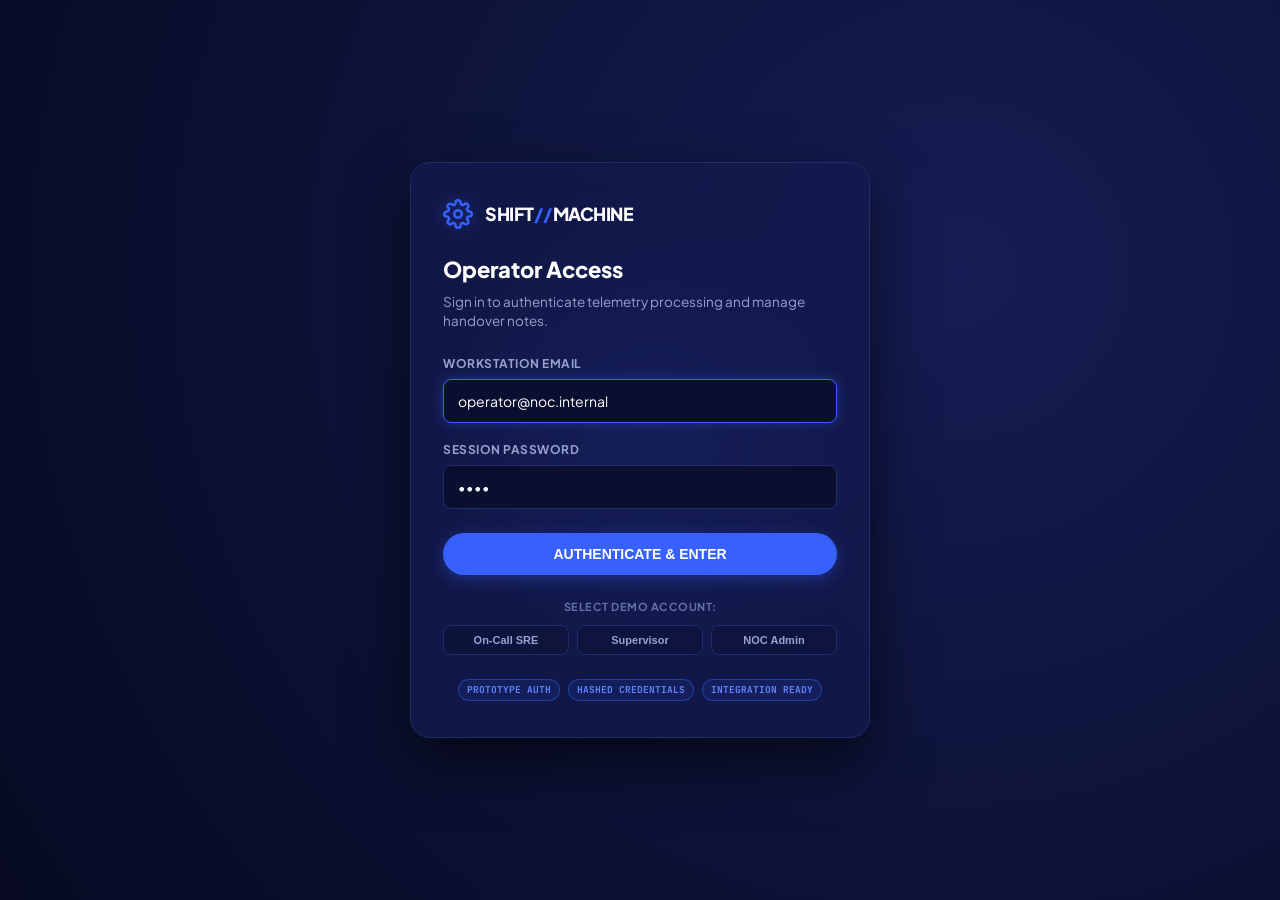
<file: templates/login.html>
<!DOCTYPE html>
<html lang="en">
<head>
  <meta charset="UTF-8">
  <meta name="viewport" content="width=device-width, initial-scale=1.0">
  <title>SHIFT//HANDOVER — Operator Login</title>
  <link rel="preconnect" href="https://fonts.googleapis.com">
  <link rel="preconnect" href="https://fonts.gstatic.com" crossorigin>
  <link href="https://fonts.googleapis.com/css2?family=JetBrains+Mono:wght@400;500;600;700&family=Plus+Jakarta+Sans:wght@400;500;600;700;800&display=swap" rel="stylesheet">
  <link rel="stylesheet" href="/static/style.css">
  <style>
    .login-wrapper {
      min-height: 100vh;
      display: flex;
      align-items: center;
      justify-content: center;
      padding: 32px 20px;
      position: relative;
    }

    .login-glow-circle {
      position: absolute;
      width: 440px;
      height: 440px;
      border-radius: 50%;
      background: radial-gradient(circle, rgba(56, 97, 251, 0.35) 0%, rgba(13, 19, 56, 0) 70%);
      filter: blur(28px);
      z-index: 1;
    }

    .login-card {
      width: 100%;
      max-width: 460px;
      background: var(--bg-card-glass);
      backdrop-filter: blur(16px);
      border: 1px solid var(--border-color);
      border-radius: var(--radius-lg);
      padding: 36px 32px;
      box-shadow: 0 24px 60px rgba(0, 0, 0, 0.6);
      position: relative;
      z-index: 2;
    }

    .login-brand-row {
      display: flex;
      align-items: center;
      gap: 12px;
      margin-bottom: 24px;
    }

    .login-heading {
      font-size: 22px;
      font-weight: 800;
      color: #FFFFFF;
      margin-bottom: 6px;
    }

    .login-subtext {
      font-size: 13.5px;
      color: var(--text-secondary);
      margin-bottom: 24px;
      line-height: 1.45;
    }

    .login-form {
      display: flex;
      flex-direction: column;
      gap: 18px;
    }

    .login-form-group {
      display: flex;
      flex-direction: column;
      gap: 6px;
    }

    .login-form-group label {
      font-size: 12px;
      font-weight: 700;
      color: var(--text-secondary);
      text-transform: uppercase;
      letter-spacing: 0.5px;
    }

    .login-form-group input {
      background: var(--bg-input);
      border: 1.5px solid var(--border-color);
      border-radius: var(--radius-sm);
      padding: 12px 14px;
      color: #FFFFFF;
      font-size: 14px;
      font-family: var(--font-sans);
      transition: all var(--transition-fast);
    }

    .login-form-group input:focus {
      outline: none;
      border-color: var(--accent-primary);
      box-shadow: 0 0 12px var(--accent-glow);
    }

    .btn-login-submit {
      margin-top: 6px;
      width: 100%;
      padding: 13px;
      border-radius: var(--radius-pill);
      background: var(--accent-primary);
      color: #FFFFFF;
      font-size: 14px;
      font-weight: 700;
      border: none;
      cursor: pointer;
      box-shadow: 0 4px 16px var(--accent-glow);
      transition: all var(--transition-fast);
    }

    .btn-login-submit:hover {
      background: var(--accent-bright);
      box-shadow: 0 6px 22px var(--accent-glow);
      transform: translateY(-1px);
    }

    .preset-accounts-title {
      font-size: 11px;
      font-weight: 700;
      color: var(--text-muted);
      text-transform: uppercase;
      letter-spacing: 0.5px;
      margin: 24px 0 10px 0;
      text-align: center;
    }

    .preset-accounts-grid {
      display: grid;
      grid-template-columns: repeat(3, 1fr);
      gap: 8px;
    }

    .preset-account-btn {
      background: rgba(13, 19, 56, 0.7);
      border: 1px solid var(--border-color);
      border-radius: var(--radius-sm);
      padding: 8px;
      text-align: center;
      cursor: pointer;
      transition: all var(--transition-fast);
      color: var(--text-secondary);
      font-size: 11px;
      font-weight: 600;
    }

    .preset-account-btn:hover {
      background: rgba(56, 97, 251, 0.15);
      border-color: var(--accent-primary);
      color: #FFFFFF;
    }

    .auth-badges-row {
      display: flex;
      justify-content: center;
      gap: 8px;
      margin-top: 24px;
      flex-wrap: wrap;
    }

    .auth-badge {
      font-family: var(--font-mono);
      font-size: 9.5px;
      font-weight: 700;
      color: var(--accent-bright);
      background: rgba(56, 97, 251, 0.1);
      border: 1px solid var(--border-accent);
      padding: 3px 8px;
      border-radius: var(--radius-pill);
    }

    .error-box {
      background: rgba(255, 75, 110, 0.12);
      border: 1px solid rgba(255, 75, 110, 0.4);
      color: var(--color-blockers);
      padding: 10px 14px;
      border-radius: var(--radius-sm);
      font-size: 12.5px;
      margin-bottom: 16px;
    }
  </style>
</head>
<body>
  <div class="login-wrapper">
    <div class="login-glow-circle"></div>

    <div class="login-card">
      <div class="login-brand-row">
        <svg class="brand-gear-icon" viewBox="0 0 24 24" width="28" height="28" fill="none" stroke="currentColor" stroke-width="2">
          <circle cx="12" cy="12" r="3"/>
          <path d="M19.4 15a1.65 1.65 0 0 0 .33 1.82l.06.06a2 2 0 0 1 0 2.83 2 2 0 0 1-2.83 0l-.06-.06a1.65 1.65 0 0 0-1.82-.33 1.65 1.65 0 0 0-1 1.51V21a2 2 0 0 1-2 2 2 2 0 0 1-2-2v-.09A1.65 1.65 0 0 0 9 19.4a1.65 1.65 0 0 0-1.82.33l-.06.06a2 2 0 0 1-2.83 0 2 2 0 0 1 0-2.83l.06-.06a1.65 1.65 0 0 0 .33-1.82 1.65 1.65 0 0 0-1.51-1H3a2 2 0 0 1-2-2 2 2 0 0 1 2-2h.09A1.65 1.65 0 0 0 4.6 9a1.65 1.65 0 0 0-.33-1.82l-.06-.06a2 2 0 0 1 0-2.83 2 2 0 0 1 2.83 0l.06.06a1.65 1.65 0 0 0 1.82.33H9a1.65 1.65 0 0 0 1-1.51V3a2 2 0 0 1 2-2 2 2 0 0 1 2 2v.09a1.65 1.65 0 0 0 1 1.51 1.65 1.65 0 0 0 1.82-.33l.06-.06a2 2 0 0 1 2.83 0 2 2 0 0 1 0 2.83l-.06.06a1.65 1.65 0 0 0-.33 1.82V9a1.65 1.65 0 0 0 1.51 1H21a2 2 0 0 1 2 2 2 2 0 0 1-2 2h-.09a1.65 1.65 0 0 0-1.51 1z"/>
        </svg>
        <span class="brand-title">SHIFT<span class="brand-accent">//</span>MACHINE</span>
      </div>

      <h1 class="login-heading">Operator Access</h1>
      <p class="login-subtext">Sign in to authenticate telemetry processing and manage handover notes.</p>

      <div id="login-error" class="error-box hidden"></div>

      <form id="login-form" class="login-form">
        <div class="login-form-group">
          <label for="email">Workstation Email</label>
          <input type="email" id="email" name="email" value="operator@noc.internal" required autofocus>
        </div>

        <div class="login-form-group">
          <label for="password">Session Password</label>
          <input type="password" id="password" name="password" value="demo" required>
        </div>

        <button type="submit" class="btn-login-submit" id="btn-submit-login">AUTHENTICATE & ENTER</button>
      </form>

      <div class="preset-accounts-title">Select Demo Account:</div>
      <div class="preset-accounts-grid">
        <button type="button" class="preset-account-btn" data-email="operator@noc.internal" data-pass="demo">
          On-Call SRE
        </button>
        <button type="button" class="preset-account-btn" data-email="supervisor@noc.internal" data-pass="demo">
          Supervisor
        </button>
        <button type="button" class="preset-account-btn" data-email="admin@shifthandover.io" data-pass="demo">
          NOC Admin
        </button>
      </div>

      <div class="auth-badges-row">
        <span class="auth-badge">PROTOTYPE AUTH</span>
        <span class="auth-badge">HASHED CREDENTIALS</span>
        <span class="auth-badge">INTEGRATION READY</span>
      </div>
    </div>
  </div>

  <script>
    document.addEventListener("DOMContentLoaded", () => {
      const form = document.getElementById("login-form");
      const emailInput = document.getElementById("email");
      const passwordInput = document.getElementById("password");
      const errorBox = document.getElementById("login-error");
      const submitBtn = document.getElementById("btn-submit-login");

      document.querySelectorAll(".preset-account-btn").forEach(btn => {
        btn.addEventListener("click", () => {
          emailInput.value = btn.getAttribute("data-email") || "";
          passwordInput.value = btn.getAttribute("data-pass") || "demo";
          errorBox.classList.add("hidden");
        });
      });

      form.addEventListener("submit", async (e) => {
        e.preventDefault();
        errorBox.classList.add("hidden");
        submitBtn.disabled = true;
        submitBtn.textContent = "VERIFYING CREDENTIALS...";

        try {
          const res = await fetch("/api/login", {
            method: "POST",
            headers: { "Content-Type": "application/json" },
            body: JSON.stringify({
              email: emailInput.value.trim(),
              password: passwordInput.value
            })
          });

          const data = await res.json();
          if (!res.ok || !data.success) {
            throw new Error(data.error || "Authentication failed. Check your password.");
          }

          if (data.token) {
            localStorage.setItem("shift_token", data.token);
          }
          if (data.user) {
            localStorage.setItem("shift_user", JSON.stringify(data.user));
          }

          window.location.href = "/";
        } catch (err) {
          errorBox.textContent = err.message;
          errorBox.classList.remove("hidden");
        } finally {
          submitBtn.disabled = false;
          submitBtn.textContent = "AUTHENTICATE & ENTER";
        }
      });
    });
  </script>
</body>
</html>
</file>
<file: static/style.css>
/* ==========================================================================
   SHIFT//HANDOVER — Visual Design System: DEEP INDIGO + INDUSTRIAL MACHINE
   Automated Handover Intelligence Engine
   ========================================================================== */

:root {
  /* Color System - Industrial Deep Indigo */
  --bg-primary: #080C26;
  --bg-secondary: #0D1338;
  --bg-card: #131A4D;
  --bg-card-hover: #192363;
  --bg-card-glass: rgba(19, 26, 77, 0.75);
  --bg-input: #0A0F30;

  --accent-primary: #3861FB;
  --accent-bright: #6384FF;
  --accent-glow: rgba(56, 97, 251, 0.35);
  --accent-gold: #FFAA2C;
  --accent-gold-glow: rgba(255, 170, 44, 0.35);
  
  --color-completed: #00D68F;
  --color-in-progress: #38BDF8;
  --color-blockers: #FF4B6E;
  --color-watch: #FFAA2C;

  --text-main: #FFFFFF;
  --text-secondary: #97A3CE;
  --text-muted: #6472A5;

  --border-color: #212C68;
  --border-hover: #35459C;
  --border-accent: rgba(56, 97, 251, 0.45);

  /* Typography */
  --font-sans: 'Plus Jakarta Sans', -apple-system, BlinkMacSystemFont, sans-serif;
  --font-mono: 'JetBrains Mono', monospace;

  /* Layout & Transitions */
  --radius-sm: 8px;
  --radius-md: 14px;
  --radius-lg: 20px;
  --radius-pill: 9999px;
  --transition-fast: 0.18s ease;
  --transition-normal: 0.28s cubic-bezier(0.16, 1, 0.3, 1);
}

/* Reset & Box Sizing */
*, *::before, *::after {
  box-sizing: border-box;
  margin: 0;
  padding: 0;
}

body {
  background: radial-gradient(circle at 75% 30%, #151D54 0%, #0D1338 50%, #070A22 100%);
  color: var(--text-main);
  font-family: var(--font-sans);
  font-size: 14px;
  line-height: 1.5;
  min-height: 100vh;
  overflow-x: hidden;
  -webkit-font-smoothing: antialiased;
}

/* SVG Constraints */
svg {
  display: inline-block;
  vertical-align: middle;
  flex-shrink: 0;
  max-width: 100%;
}

.brand-icon {
  width: 28px !important;
  height: 28px !important;
}

.heading-icon, .source-icon, .btn-icon {
  width: 18px !important;
  height: 18px !important;
}

/* App Container */
.app-container {
  display: flex;
  flex-direction: column;
  min-height: 100vh;
}

/* ==========================================================================
   TOP NAVIGATION BAR (Matching Mockup)
   ========================================================================== */

.top-navbar {
  display: flex;
  align-items: center;
  justify-content: space-between;
  padding: 18px 48px;
  background: rgba(10, 15, 46, 0.7);
  backdrop-filter: blur(16px);
  border-bottom: 1px solid var(--border-color);
  position: sticky;
  top: 0;
  z-index: 200;
}

.nav-brand {
  display: flex;
  align-items: center;
  gap: 12px;
  text-decoration: none;
}

.brand-gear-icon {
  width: 30px;
  height: 30px;
  color: var(--accent-primary);
  filter: drop-shadow(0 0 8px var(--accent-glow));
  animation: gear-spin-slow 20s linear infinite;
}

@keyframes gear-spin-slow {
  from { transform: rotate(0deg); }
  to { transform: rotate(360deg); }
}

.brand-title {
  font-family: var(--font-sans);
  font-size: 18px;
  font-weight: 800;
  letter-spacing: -0.5px;
  color: var(--text-main);
}

.brand-accent {
  color: var(--accent-primary);
}

.nav-links {
  display: flex;
  align-items: center;
  gap: 32px;
  list-style: none;
}

.nav-links a {
  color: var(--text-secondary);
  text-decoration: none;
  font-size: 14px;
  font-weight: 600;
  transition: color var(--transition-fast);
}

.nav-links a:hover, .nav-links a.active {
  color: #FFFFFF;
}

.nav-actions {
  display: flex;
  align-items: center;
  gap: 16px;
}

.btn-pill-login, .btn-pill-user {
  display: inline-flex;
  align-items: center;
  gap: 8px;
  padding: 8px 24px;
  border-radius: var(--radius-pill);
  border: 1.5px solid var(--accent-primary);
  background: rgba(56, 97, 251, 0.12);
  color: #FFFFFF;
  font-size: 13.5px;
  font-weight: 700;
  text-decoration: none;
  transition: all var(--transition-fast);
  cursor: pointer;
}

.btn-pill-login:hover, .btn-pill-user:hover {
  background: var(--accent-primary);
  color: #FFFFFF;
  box-shadow: 0 0 16px var(--accent-glow);
  transform: translateY(-1px);
}

.user-avatar-dot {
  width: 22px;
  height: 22px;
  border-radius: 50%;
  background: var(--accent-primary);
  color: #FFFFFF;
  font-size: 10px;
  font-weight: 800;
  display: flex;
  align-items: center;
  justify-content: center;
}

.btn-logout-link {
  background: none;
  border: none;
  color: var(--text-muted);
  cursor: pointer;
  display: flex;
  align-items: center;
  padding: 4px;
  transition: color var(--transition-fast);
}

.btn-logout-link:hover {
  color: var(--color-blockers);
}

/* ==========================================================================
   HERO SECTION: INDUSTRIAL MACHINE (Matching Image Mockup)
   ========================================================================== */

.hero-section {
  padding: 48px 48px 36px 48px;
  max-width: 1320px;
  margin: 0 auto;
  width: 100%;
}

.hero-grid {
  display: grid;
  grid-template-columns: 1.1fr 1fr;
  align-items: center;
  gap: 40px;
  position: relative;
}

.hero-text-col {
  display: flex;
  flex-direction: column;
  gap: 20px;
  z-index: 2;
}

.hero-badge {
  display: inline-flex;
  align-items: center;
  gap: 8px;
  align-self: flex-start;
  padding: 4px 12px;
  border-radius: var(--radius-pill);
  background: rgba(56, 97, 251, 0.15);
  border: 1px solid var(--border-accent);
  color: var(--accent-bright);
  font-family: var(--font-mono);
  font-size: 11px;
  font-weight: 700;
  letter-spacing: 0.5px;
}

.hero-badge .dot {
  width: 6px;
  height: 6px;
  border-radius: 50%;
  background: var(--color-completed);
  box-shadow: 0 0 6px var(--color-completed);
}

.hero-title {
  font-size: 46px;
  font-weight: 800;
  line-height: 1.15;
  color: #FFFFFF;
  letter-spacing: -1px;
}

.hero-desc {
  font-size: 15px;
  line-height: 1.6;
  color: var(--text-secondary);
  max-width: 500px;
}

.hero-actions-row {
  display: flex;
  align-items: center;
  gap: 16px;
  margin-top: 8px;
}

.btn-hero-learn, .btn-hero-pill {
  display: inline-flex;
  align-items: center;
  justify-content: center;
  padding: 12px 32px;
  border-radius: var(--radius-pill);
  background: #FFFFFF;
  color: #0B1033;
  font-size: 14.5px;
  font-weight: 700;
  text-decoration: none;
  transition: all var(--transition-fast);
  box-shadow: 0 6px 20px rgba(0, 0, 0, 0.25);
  border: none;
  cursor: pointer;
}

.btn-hero-learn:hover, .btn-hero-pill:hover {
  transform: translateY(-2px);
  box-shadow: 0 8px 24px rgba(255, 255, 255, 0.35);
  background: #F2F5FF;
}

.btn-hero-secondary {
  display: inline-flex;
  align-items: center;
  gap: 8px;
  padding: 12px 24px;
  border-radius: var(--radius-pill);
  background: rgba(255, 255, 255, 0.08);
  border: 1px solid var(--border-color);
  color: #FFFFFF;
  font-size: 14px;
  font-weight: 600;
  text-decoration: none;
  transition: all var(--transition-fast);
  cursor: pointer;
}

.btn-hero-secondary:hover {
  background: rgba(255, 255, 255, 0.15);
  border-color: var(--accent-primary);
}

/* Industrial Machine Visual Canvas */
.hero-visual-col {
  position: relative;
  display: flex;
  align-items: center;
  justify-content: center;
}

.machine-backdrop-glow {
  position: absolute;
  width: 380px;
  height: 380px;
  border-radius: 50%;
  background: radial-gradient(circle, rgba(56, 97, 251, 0.35) 0%, rgba(13, 19, 56, 0) 70%);
  filter: blur(20px);
  z-index: 1;
}

.machine-backdrop-circle {
  position: absolute;
  width: 320px;
  height: 320px;
  border-radius: 50%;
  background: rgba(22, 31, 86, 0.4);
  border: 1px dashed rgba(56, 97, 251, 0.25);
  z-index: 1;
}

/* Machine SVG Illustration Container */
.machine-svg-wrap {
  position: relative;
  z-index: 2;
  width: 100%;
  max-width: 520px;
}

/* CSS Animations for Industrial Machine */
@keyframes roller-spin {
  from { transform: rotate(0deg); }
  to { transform: rotate(360deg); }
}

@keyframes conveyor-dash {
  to { stroke-dashoffset: -20; }
}

@keyframes beacon-blink {
  0%, 100% { opacity: 1; filter: drop-shadow(0 0 8px #FFAA2C); }
  50% { opacity: 0.4; filter: none; }
}

@keyframes led-blink-red {
  0%, 100% { opacity: 1; }
  50% { opacity: 0.3; }
}

@keyframes led-blink-green {
  0%, 100% { opacity: 1; }
  50% { opacity: 0.3; }
}

@keyframes envelope-float {
  0%, 100% { transform: translateY(0px); }
  50% { transform: translateY(-3px); }
}

.machine-roller-wheel {
  transform-origin: center;
  animation: roller-spin 4s linear infinite;
}

.machine-conveyor-track {
  stroke-dasharray: 6 4;
  animation: conveyor-dash 1s linear infinite;
}

.machine-beacon {
  animation: beacon-blink 1.8s ease-in-out infinite;
}

.machine-led-red {
  animation: led-blink-red 2.2s infinite;
}

.machine-led-green {
  animation: led-blink-green 1.4s infinite;
}

.machine-envelope {
  animation: envelope-float 3s ease-in-out infinite;
  transform-origin: center;
}

/* ==========================================================================
   MAIN DASHBOARD CONTENT
   ========================================================================== */

.main-content {
  max-width: 1320px;
  margin: 0 auto;
  padding: 0 48px 60px 48px;
  width: 100%;
}

.section-container {
  margin-bottom: 36px;
}

.section-header {
  display: flex;
  justify-content: space-between;
  align-items: center;
  margin-bottom: 16px;
}

.section-heading {
  font-size: 17px;
  font-weight: 700;
  color: #FFFFFF;
  display: flex;
  align-items: center;
  gap: 10px;
  letter-spacing: -0.2px;
}

/* Cards & Glassmorphism */
.card {
  background: var(--bg-card-glass);
  backdrop-filter: blur(14px);
  border: 1px solid var(--border-color);
  border-radius: var(--radius-md);
  padding: 24px;
  box-shadow: 0 12px 30px rgba(0, 0, 0, 0.35);
}

/* Data Sources Grid */
.sources-grid {
  display: grid;
  grid-template-columns: repeat(auto-fit, minmax(320px, 1fr));
  gap: 18px;
}

.source-card {
  background: var(--bg-card-glass);
  backdrop-filter: blur(12px);
  border: 1px solid var(--border-color);
  border-radius: var(--radius-md);
  padding: 20px;
  transition: all var(--transition-fast);
}

.source-card:hover {
  border-color: var(--border-accent);
  background: var(--bg-card-hover);
  transform: translateY(-2px);
}

.source-card-header {
  display: flex;
  justify-content: space-between;
  align-items: center;
  margin-bottom: 14px;
}

.source-name-wrap {
  display: flex;
  align-items: center;
  gap: 10px;
}

.source-title {
  font-size: 14px;
  font-weight: 700;
  color: var(--text-main);
}

.source-status-badge {
  font-family: var(--font-mono);
  font-size: 10.5px;
  font-weight: 700;
  padding: 3px 10px;
  border-radius: var(--radius-pill);
}

.source-status-badge.connected {
  background: rgba(0, 214, 143, 0.12);
  color: var(--color-completed);
  border: 1px solid rgba(0, 214, 143, 0.3);
}

.source-status-badge.unavailable {
  background: rgba(255, 75, 110, 0.12);
  color: var(--color-blockers);
  border: 1px solid rgba(255, 75, 110, 0.3);
}

.source-meta {
  display: flex;
  flex-direction: column;
  gap: 8px;
  font-size: 12.5px;
}

.meta-item {
  display: flex;
  justify-content: space-between;
  color: var(--text-secondary);
}

.meta-value {
  color: var(--text-main);
  font-weight: 600;
}

.meta-value.code {
  font-family: var(--font-mono);
  color: var(--accent-bright);
}

/* Shift Configuration Card */
.config-card {
  position: relative;
  overflow: hidden;
}

.config-header {
  margin-bottom: 18px;
}

.config-title {
  font-size: 18px;
  font-weight: 700;
  color: #FFFFFF;
  display: flex;
  align-items: center;
  gap: 10px;
}

.config-helper {
  font-size: 12.5px;
  color: var(--text-secondary);
}

.presets-row {
  display: flex;
  flex-wrap: wrap;
  align-items: center;
  gap: 10px;
  margin-bottom: 22px;
  padding: 14px 18px;
  background: rgba(13, 19, 56, 0.6);
  border-radius: var(--radius-sm);
  border: 1px solid var(--border-color);
}

.presets-label {
  font-size: 12.5px;
  font-weight: 700;
  color: var(--text-secondary);
  text-transform: uppercase;
  letter-spacing: 0.5px;
}

.presets-pills {
  display: flex;
  flex-wrap: wrap;
  gap: 8px;
}

.preset-pill {
  background: var(--bg-card);
  border: 1px solid var(--border-color);
  color: var(--text-secondary);
  padding: 6px 14px;
  border-radius: var(--radius-pill);
  font-size: 12px;
  font-weight: 600;
  cursor: pointer;
  transition: all var(--transition-fast);
}

.preset-pill:hover {
  background: rgba(56, 97, 251, 0.15);
  border-color: var(--accent-primary);
  color: #FFFFFF;
}

.preset-pill.active {
  background: var(--accent-primary);
  border-color: var(--accent-primary);
  color: #FFFFFF;
  box-shadow: 0 0 12px var(--accent-glow);
}

.inputs-grid {
  display: grid;
  grid-template-columns: repeat(auto-fit, minmax(240px, 1fr));
  gap: 18px;
  margin-bottom: 22px;
}

.input-group {
  display: flex;
  flex-direction: column;
  gap: 8px;
}

.input-label {
  font-size: 12.5px;
  font-weight: 700;
  color: var(--text-secondary);
}

.text-input, .select-input {
  background: var(--bg-input);
  border: 1.5px solid var(--border-color);
  border-radius: var(--radius-sm);
  padding: 12px 14px;
  color: var(--text-main);
  font-family: var(--font-mono);
  font-size: 13.5px;
  transition: border-color var(--transition-fast);
}

.text-input:focus, .select-input:focus {
  outline: none;
  border-color: var(--accent-primary);
  box-shadow: 0 0 10px var(--accent-glow);
}

.form-actions {
  display: flex;
  gap: 14px;
}

.btn-primary {
  display: inline-flex;
  align-items: center;
  gap: 10px;
  background: var(--accent-primary);
  color: #FFFFFF;
  border: none;
  padding: 12px 28px;
  border-radius: var(--radius-pill);
  font-size: 14px;
  font-weight: 700;
  cursor: pointer;
  transition: all var(--transition-fast);
  box-shadow: 0 4px 16px var(--accent-glow);
}

.btn-primary:hover {
  background: var(--accent-bright);
  box-shadow: 0 6px 22px var(--accent-glow);
  transform: translateY(-1px);
}

.btn-secondary {
  display: inline-flex;
  align-items: center;
  gap: 8px;
  background: rgba(255, 255, 255, 0.06);
  color: var(--text-main);
  border: 1px solid var(--border-color);
  padding: 10px 20px;
  border-radius: var(--radius-pill);
  font-size: 13px;
  font-weight: 600;
  cursor: pointer;
  transition: all var(--transition-fast);
}

.btn-secondary:hover {
  background: rgba(255, 255, 255, 0.12);
  border-color: var(--border-accent);
}

.btn-sm {
  padding: 6px 14px;
  font-size: 12px;
}

/* ==========================================================================
   PIPELINE PROGRESS ANIMATION BAR
   ========================================================================== */

.progress-card {
  padding: 24px;
  background: rgba(13, 19, 56, 0.9);
}

.progress-title-row {
  display: flex;
  align-items: center;
  gap: 14px;
  margin-bottom: 20px;
}

.progress-spinner {
  width: 22px;
  height: 22px;
  border: 3px solid rgba(56, 97, 251, 0.2);
  border-top-color: var(--accent-primary);
  border-radius: 50%;
  animation: spin 0.8s linear infinite;
}

.progress-title {
  font-size: 15px;
  font-weight: 700;
  color: #FFFFFF;
}

.pipeline-steps-bar {
  display: flex;
  align-items: center;
  justify-content: space-between;
  gap: 8px;
}

.pipe-step {
  display: flex;
  align-items: center;
  gap: 8px;
  padding: 8px 14px;
  border-radius: var(--radius-pill);
  background: var(--bg-card);
  border: 1px solid var(--border-color);
  font-size: 12px;
  font-weight: 600;
  color: var(--text-muted);
  transition: all var(--transition-fast);
}

.pipe-step.active {
  border-color: var(--accent-primary);
  color: #FFFFFF;
  background: rgba(56, 97, 251, 0.2);
  box-shadow: 0 0 10px var(--accent-glow);
}

.pipe-step.completed {
  border-color: var(--color-completed);
  color: var(--color-completed);
  background: rgba(0, 214, 143, 0.1);
}

.step-num {
  width: 18px;
  height: 18px;
  border-radius: 50%;
  background: rgba(255, 255, 255, 0.1);
  display: flex;
  align-items: center;
  justify-content: center;
  font-size: 10px;
  font-family: var(--font-mono);
}

.pipe-connector {
  flex: 1;
  height: 2px;
  background: var(--border-color);
}

/* ==========================================================================
   RESULTS SECTION: AUDIT STATS, METRICS & 4 CATEGORIES
   ========================================================================== */

.results-top-bar {
  display: flex;
  justify-content: space-between;
  align-items: flex-end;
  margin-bottom: 20px;
}

.results-main-title {
  font-size: 22px;
  font-weight: 800;
  color: #FFFFFF;
  letter-spacing: -0.3px;
}

.results-subtitle {
  font-size: 13.5px;
  color: var(--text-secondary);
  font-family: var(--font-mono);
  margin-top: 4px;
}

.export-btn-group {
  display: flex;
  align-items: center;
  gap: 10px;
}

.export-btn-group .btn-secondary,
.export-btn-group .btn-primary {
  display: inline-flex;
  align-items: center;
  justify-content: center;
  gap: 8px;
  padding: 8px 16px;
  font-size: 13px;
  font-weight: 700;
  border-radius: var(--radius-pill);
  white-space: nowrap;
  text-decoration: none;
  line-height: 1;
  height: 36px;
  cursor: pointer;
  transition: all var(--transition-fast);
}

.export-btn-group .btn-primary {
  background: var(--accent-primary);
  color: #FFFFFF;
  border: 1px solid var(--accent-primary);
  box-shadow: 0 2px 10px var(--accent-glow);
}

.export-btn-group .btn-primary:hover {
  background: var(--accent-bright);
  box-shadow: 0 4px 14px var(--accent-glow);
  transform: translateY(-1px);
}

.export-btn-group .btn-secondary {
  background: rgba(255, 255, 255, 0.08);
  border: 1px solid var(--border-color);
  color: #FFFFFF;
}

.export-btn-group .btn-secondary:hover {
  background: rgba(255, 255, 255, 0.15);
  border-color: var(--border-accent);
  transform: translateY(-1px);
}

.export-btn-group svg,
.btn-primary svg,
.btn-secondary svg,
.btn-icon {
  width: 16px !important;
  height: 16px !important;
  min-width: 16px !important;
  max-width: 16px !important;
  flex-shrink: 0;
}

/* Audit Statistics Bar */
.audit-stats-bar {
  display: grid;
  grid-template-columns: repeat(4, 1fr);
  align-items: center;
  background: rgba(13, 19, 56, 0.85);
  border: 1px solid var(--border-color);
  border-radius: var(--radius-md);
  padding: 16px 24px;
  margin-bottom: 20px;
}

.audit-stat-col {
  display: flex;
  flex-direction: column;
  align-items: center;
  text-align: center;
}

.audit-stat-val {
  font-family: var(--font-mono);
  font-size: 22px;
  font-weight: 800;
  color: #FFFFFF;
}

.audit-stat-val.text-mint { color: var(--color-completed); }
.audit-stat-val.text-sky { color: var(--accent-bright); }
.audit-stat-val.text-muted { color: var(--text-muted); }

.audit-stat-lbl {
  font-size: 11.5px;
  color: var(--text-secondary);
  text-transform: uppercase;
  font-weight: 700;
  margin-top: 2px;
  letter-spacing: 0.3px;
}

.audit-stat-divider {
  width: 1px;
  height: 36px;
  background: var(--border-color);
}

/* Metric Counter Grid */
.metrics-grid {
  display: grid;
  grid-template-columns: repeat(4, 1fr);
  gap: 16px;
  margin-bottom: 24px;
}

.metric-card {
  background: var(--bg-card-glass);
  border: 1px solid var(--border-color);
  border-radius: var(--radius-md);
  padding: 18px 20px;
  display: flex;
  flex-direction: column;
  gap: 6px;
  transition: transform var(--transition-fast);
}

.metric-card:hover {
  transform: translateY(-2px);
}

.metric-label {
  font-size: 11.5px;
  font-weight: 700;
  text-transform: uppercase;
  letter-spacing: 0.5px;
}

.metric-val {
  font-family: var(--font-mono);
  font-size: 30px;
  font-weight: 800;
}

.completed-metric { border-color: rgba(0, 214, 143, 0.3); }
.completed-metric .metric-label, .completed-metric .metric-val { color: var(--color-completed); }

.in-progress-metric { border-color: rgba(56, 189, 248, 0.3); }
.in-progress-metric .metric-label, .in-progress-metric .metric-val { color: var(--color-in-progress); }

.blockers-metric { border-color: rgba(255, 75, 110, 0.3); }
.blockers-metric .metric-label, .blockers-metric .metric-val { color: var(--color-blockers); }

.watch-metric { border-color: rgba(255, 170, 44, 0.3); }
.watch-metric .metric-label, .watch-metric .metric-val { color: var(--color-watch); }

/* 4 Core Handover Sections */
.sections-accordion {
  display: flex;
  flex-direction: column;
  gap: 18px;
}

.handover-section-card {
  background: var(--bg-card-glass);
  border: 1px solid var(--border-color);
  border-radius: var(--radius-md);
  overflow: hidden;
}

.handover-sec-header {
  padding: 14px 20px;
  display: flex;
  justify-content: space-between;
  align-items: center;
  border-bottom: 1px solid var(--border-color);
}

.completed-header { background: rgba(0, 214, 143, 0.08); }
.in-progress-header { background: rgba(56, 189, 248, 0.08); }
.blockers-header { background: rgba(255, 75, 110, 0.08); }
.watch-header { background: rgba(255, 170, 44, 0.08); }

.sec-title-wrap {
  display: flex;
  align-items: center;
  gap: 10px;
}

.sec-icon {
  font-size: 15px;
  font-weight: 700;
}

.completed-header .sec-icon, .completed-header .sec-title { color: var(--color-completed); }
.in-progress-header .sec-icon, .in-progress-header .sec-title { color: var(--color-in-progress); }
.blockers-header .sec-icon, .blockers-header .sec-title { color: var(--color-blockers); }
.watch-header .sec-icon, .watch-header .sec-title { color: var(--color-watch); }

.sec-title {
  font-family: var(--font-mono);
  font-size: 13.5px;
  font-weight: 700;
  letter-spacing: 0.5px;
}

.sec-badge {
  font-family: var(--font-mono);
  font-size: 11px;
  color: var(--text-secondary);
  background: var(--bg-secondary);
  padding: 3px 10px;
  border-radius: var(--radius-pill);
  border: 1px solid var(--border-color);
}

.handover-sec-body {
  padding: 16px;
  display: flex;
  flex-direction: column;
  gap: 12px;
}

/* Item Card & Evidence Button */
.handover-item {
  background: var(--bg-secondary);
  border: 1px solid var(--border-color);
  border-radius: var(--radius-sm);
  padding: 16px;
  transition: all var(--transition-fast);
}

.handover-item:hover {
  background: var(--bg-card-hover);
  border-color: var(--border-hover);
}

.item-top-row {
  display: flex;
  justify-content: space-between;
  align-items: flex-start;
  margin-bottom: 8px;
  gap: 12px;
}

.item-summary-wrap {
  display: flex;
  align-items: baseline;
  gap: 10px;
  flex: 1;
}

.item-record-id {
  font-family: var(--font-mono);
  font-size: 12px;
  font-weight: 700;
  color: var(--accent-bright);
  background: rgba(56, 97, 251, 0.12);
  border: 1px solid var(--border-accent);
  padding: 2px 8px;
  border-radius: 4px;
  white-space: nowrap;
}

.item-summary {
  font-weight: 700;
  font-size: 14px;
  color: var(--text-main);
}

.item-trace-meta {
  font-family: var(--font-mono);
  font-size: 11px;
  color: var(--text-muted);
  white-space: nowrap;
}

.item-badges-row {
  display: flex;
  flex-wrap: wrap;
  align-items: center;
  gap: 8px;
  margin-bottom: 10px;
}

.badge-pill {
  font-family: var(--font-mono);
  font-size: 10px;
  font-weight: 700;
  padding: 2px 8px;
  border-radius: 4px;
  text-transform: uppercase;
}

.badge-status {
  background: rgba(255, 255, 255, 0.08);
  color: #FFFFFF;
  border: 1px solid var(--border-color);
}

.badge-priority {
  background: rgba(255, 75, 110, 0.12);
  color: var(--color-blockers);
  border: 1px solid rgba(255, 75, 110, 0.3);
}

.badge-assignee {
  background: rgba(56, 189, 248, 0.12);
  color: var(--color-in-progress);
  border: 1px solid rgba(56, 189, 248, 0.3);
}

.btn-view-evidence {
  background: rgba(56, 97, 251, 0.15);
  border: 1px solid var(--accent-primary);
  color: var(--accent-bright);
  font-family: var(--font-mono);
  font-size: 10.5px;
  font-weight: 700;
  padding: 2px 10px;
  border-radius: var(--radius-pill);
  cursor: pointer;
  transition: all var(--transition-fast);
}

.btn-view-evidence:hover {
  background: var(--accent-primary);
  color: #FFFFFF;
  box-shadow: 0 0 10px var(--accent-glow);
}

.item-details-text {
  font-size: 13px;
  color: var(--text-secondary);
  line-height: 1.5;
}

.item-progression-box {
  margin-top: 10px;
  padding: 8px 12px;
  background: var(--bg-input);
  border: 1px solid var(--border-color);
  border-radius: 6px;
  font-family: var(--font-mono);
  font-size: 11px;
  color: var(--text-secondary);
}

.progression-arrow {
  color: var(--accent-primary);
  margin: 0 6px;
}

/* Empty State Standard Banner */
.empty-state-banner {
  background: rgba(13, 19, 56, 0.5);
  border: 1px dashed var(--border-color);
  border-radius: var(--radius-sm);
  padding: 20px;
  text-align: center;
  color: var(--text-muted);
  font-style: italic;
  font-size: 13.5px;
}

/* ==========================================================================
   MODALS: EVIDENCE AUDIT & PDF PREVIEW
   ========================================================================== */

.modal-overlay {
  position: fixed;
  top: 0; left: 0; right: 0; bottom: 0;
  background: rgba(5, 8, 26, 0.85);
  backdrop-filter: blur(8px);
  display: flex;
  align-items: center;
  justify-content: center;
  z-index: 1000;
  padding: 24px;
}

.modal-card, .evidence-modal-card {
  background: var(--bg-card);
  border: 1px solid var(--border-color);
  border-radius: var(--radius-lg);
  width: 100%;
  max-width: 860px;
  max-height: 85vh;
  display: flex;
  flex-direction: column;
  overflow: hidden;
  box-shadow: 0 24px 60px rgba(0, 0, 0, 0.7);
}

.modal-header {
  padding: 18px 24px;
  border-bottom: 1px solid var(--border-color);
  display: flex;
  justify-content: space-between;
  align-items: center;
  background: rgba(13, 19, 56, 0.8);
}

.modal-title {
  font-size: 16px;
  font-weight: 700;
  color: #FFFFFF;
}

.modal-close-btn {
  background: none;
  border: none;
  color: var(--text-muted);
  font-size: 24px;
  cursor: pointer;
  line-height: 1;
}

.modal-close-btn:hover { color: #FFFFFF; }

.modal-body, .evidence-modal-body {
  flex: 1;
  padding: 20px 24px;
  overflow-y: auto;
}

.pdf-viewer-frame {
  width: 100%;
  height: 550px;
  border: none;
  background: #1e1e1e;
}

.modal-footer {
  padding: 14px 24px;
  border-top: 1px solid var(--border-color);
  display: flex;
  justify-content: flex-end;
  gap: 12px;
  background: rgba(13, 19, 56, 0.8);
}

/* Evidence Audit Modal Content */
.evidence-header-info {
  display: grid;
  grid-template-columns: repeat(2, 1fr);
  gap: 12px;
  background: var(--bg-input);
  border: 1px solid var(--border-color);
  border-radius: var(--radius-sm);
  padding: 14px 16px;
  margin-bottom: 18px;
}

.evidence-meta-row {
  display: flex;
  flex-direction: column;
}

.evidence-meta-label {
  font-size: 11px;
  color: var(--text-muted);
  text-transform: uppercase;
  font-weight: 700;
}

.evidence-meta-val {
  font-family: var(--font-mono);
  font-size: 13px;
  font-weight: 700;
  color: var(--accent-bright);
}

.evidence-timeline-title {
  font-size: 13px;
  font-weight: 700;
  color: #FFFFFF;
  margin-bottom: 12px;
}

.evidence-updates-list {
  display: flex;
  flex-direction: column;
  gap: 10px;
}

.evidence-update-card {
  background: var(--bg-secondary);
  border: 1px solid var(--border-color);
  border-radius: var(--radius-sm);
  padding: 12px 14px;
}

.evidence-update-top {
  display: flex;
  justify-content: space-between;
  align-items: center;
  margin-bottom: 6px;
}

.evidence-update-time {
  font-family: var(--font-mono);
  font-size: 11px;
  color: var(--text-secondary);
}

.evidence-update-status {
  font-family: var(--font-mono);
  font-size: 10px;
  font-weight: 700;
  padding: 2px 6px;
  border-radius: 4px;
  background: rgba(56, 97, 251, 0.15);
  color: var(--accent-bright);
  border: 1px solid var(--border-accent);
}

.evidence-update-desc {
  font-size: 12.5px;
  color: var(--text-secondary);
  line-height: 1.45;
}

/* ==========================================================================
   HANDOVER HISTORY TABLE
   ========================================================================== */

.history-table-container {
  overflow-x: auto;
  background: var(--bg-card-glass);
  border: 1px solid var(--border-color);
  border-radius: var(--radius-md);
  margin-top: 14px;
}

.history-table {
  width: 100%;
  border-collapse: collapse;
  text-align: left;
  font-size: 13px;
}

.history-table th {
  background: var(--bg-secondary);
  color: var(--text-secondary);
  font-family: var(--font-mono);
  font-size: 11px;
  font-weight: 700;
  text-transform: uppercase;
  letter-spacing: 0.5px;
  padding: 14px 16px;
  border-bottom: 1px solid var(--border-color);
}

.history-table td {
  padding: 14px 16px;
  border-bottom: 1px solid var(--border-color);
  color: var(--text-main);
}

.history-table tr:hover td {
  background: var(--bg-card-hover);
}

.history-pill {
  display: inline-block;
  font-family: var(--font-mono);
  font-size: 11px;
  font-weight: 700;
  padding: 2px 8px;
  border-radius: 4px;
}

.history-pill.completed { color: var(--color-completed); background: rgba(0, 214, 143, 0.12); }
.history-pill.in-progress { color: var(--color-in-progress); background: rgba(56, 189, 248, 0.12); }
.history-pill.blockers { color: var(--color-blockers); background: rgba(255, 75, 110, 0.12); }
.history-pill.watch-list { color: var(--color-watch); background: rgba(255, 170, 44, 0.12); }

.history-btn {
  padding: 5px 12px;
  font-size: 11.5px;
  font-weight: 700;
  border-radius: var(--radius-pill);
  cursor: pointer;
  text-decoration: none;
  border: 1px solid var(--border-color);
  background: var(--bg-secondary);
  color: var(--text-main);
  transition: all var(--transition-fast);
}

.history-btn.primary {
  background: rgba(56, 97, 251, 0.15);
  border-color: var(--accent-primary);
  color: var(--accent-bright);
}

.history-btn.primary:hover {
  background: var(--accent-primary);
  color: #FFFFFF;
}

/* Helpers & Responsive */
.hidden { display: none !important; }

@keyframes spin {
  to { transform: rotate(360deg); }
}

@media (max-width: 960px) {
  .hero-grid { grid-template-columns: 1fr; }
  .top-navbar { padding: 16px 24px; }
  .hero-section, .main-content { padding-left: 24px; padding-right: 24px; }
  .audit-stats-bar { grid-template-columns: repeat(2, 1fr); gap: 16px; }
  .audit-stat-divider { display: none; }
  .metrics-grid { grid-template-columns: repeat(2, 1fr); }
}

@media (max-width: 640px) {
  .nav-links { display: none; }
  .results-top-bar {
    flex-direction: column;
    align-items: flex-start;
    gap: 14px;
  }
  .export-btn-group {
    width: 100%;
    display: flex;
    flex-direction: row;
    gap: 10px;
  }
  .export-btn-group .btn-secondary,
  .export-btn-group .btn-primary {
    flex: 1;
    justify-content: center;
    padding: 8px 12px;
    font-size: 12px;
    height: 36px;
  }
  .metrics-grid { grid-template-columns: 1fr; }
  .audit-stats-bar { grid-template-columns: 1fr; }
  .hero-title { font-size: 32px; }
}
</file>
